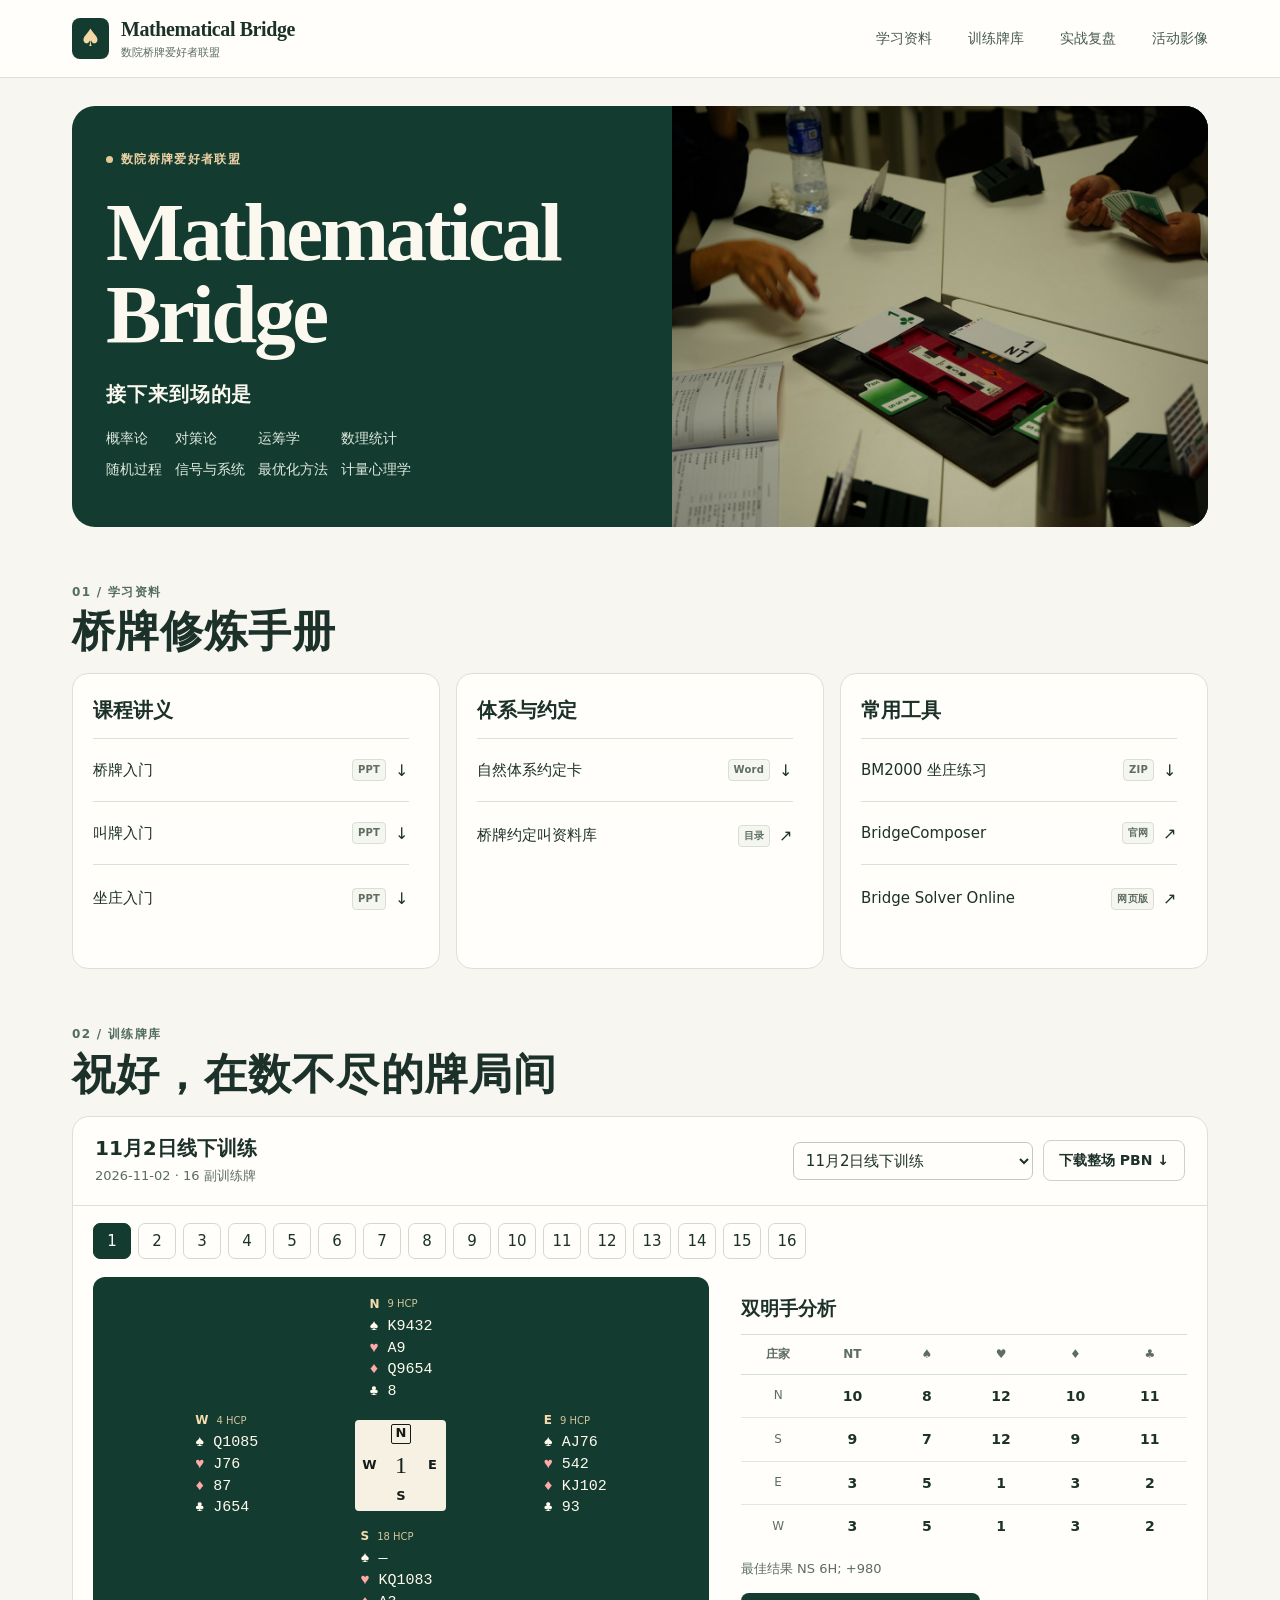
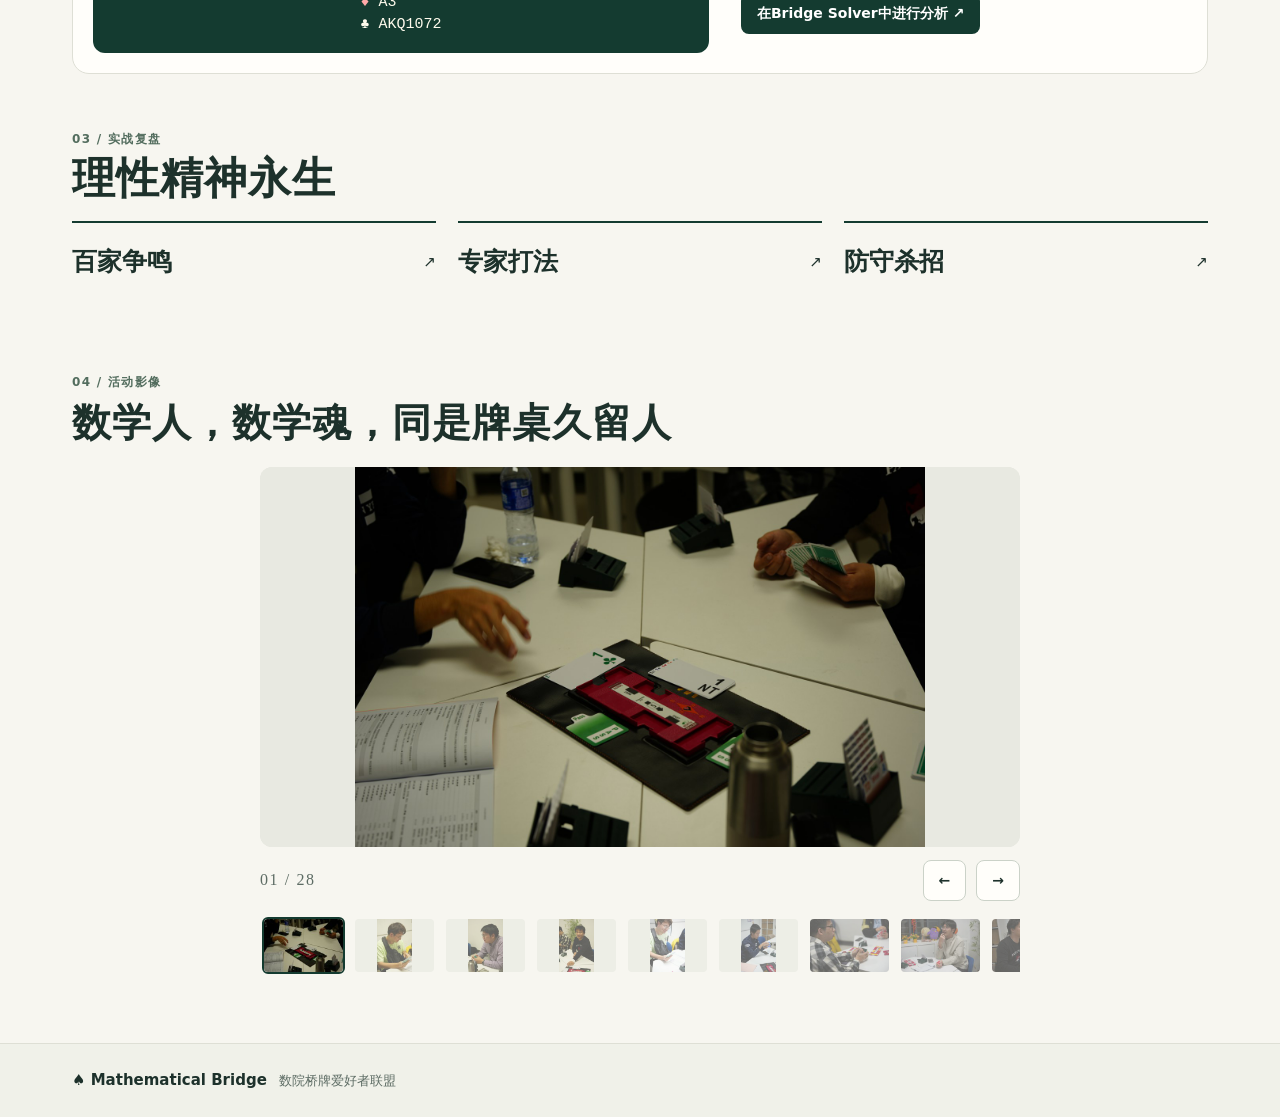
<file: index.html>
<!doctype html>
<html lang="zh-CN">
<head>
<meta charset="utf-8">
<meta name="viewport" content="width=device-width, initial-scale=1">
<meta name="description" content="数院桥牌爱好者联盟的入门课件、线下牌谱和实战复盘。">
<title>Mathematical Bridge · 数院桥牌爱好者联盟</title>
<link rel="stylesheet" href="assets/style-800fc60f967e.css">
</head>
<body>
<header class="site-header">
  <div class="wrap header-inner">
    <a href="#home" class="brand"><span class="brand-mark" aria-hidden="true">♠</span><span><b>Mathematical Bridge</b><small>数院桥牌爱好者联盟</small></span></a>
    <nav aria-label="网站栏目"><a href="#learn">学习资料</a><a href="#boards">训练牌库</a><a href="#stories">实战复盘</a><a href="#gallery">活动影像</a></nav>
  </div>
</header>
<main id="home" class="wrap">
  <section class="hero" aria-labelledby="hero-title">
    <div class="hero-copy">
      <p class="eyebrow"><span></span> 数院桥牌爱好者联盟</p>
      <h1 id="hero-title">Mathematical Bridge</h1>
      <p class="hero-sub">接下来到场的是</p>
      <p class="hero-desc subjects"><span>概率论</span><span>对策论</span><span>运筹学</span><span>数理统计</span><span>随机过程</span><span>信号与系统</span><span>最优化方法</span><span>计量心理学</span></p>
    </div>
    <figure class="hero-media" id="hero-media"></figure>
  </section>
  <section id="learn" class="section">
    <div class="section-head"><div><p class="section-index">01 / 学习资料</p><h2>桥牌修炼手册</h2></div></div>
    <div class="resources" id="resources"></div>
  </section>
  <section id="boards" class="section">
    <div class="section-head"><div><p class="section-index">02 / 训练牌库</p><h2>祝好，在数不尽的牌局间</h2></div></div>
    <div id="board-library"></div>
  </section>
  <section id="stories" class="section">
    <div class="section-head"><div><p class="section-index">03 / 实战复盘</p><h2>理性精神永生</h2></div></div>
    <div id="story-list"></div>
  </section>
  <section id="gallery" class="section">
    <div class="section-head"><div><p class="section-index">04 / 活动影像</p><h2>数学人，数学魂，同是牌桌久留人</h2></div></div>
    <div class="gallery-carousel" id="photo-list"></div>
  </section>
</main>
<main id="detail-page" class="wrap detail-page" hidden></main>
<footer class="site-footer"><div class="wrap"><span><b>♠ Mathematical Bridge</b> <span class="footer-sub">数院桥牌爱好者联盟</span></span></div></footer>

<script src="assets/app-e69899042b95.js" defer></script>
</body>
</html>
</file>
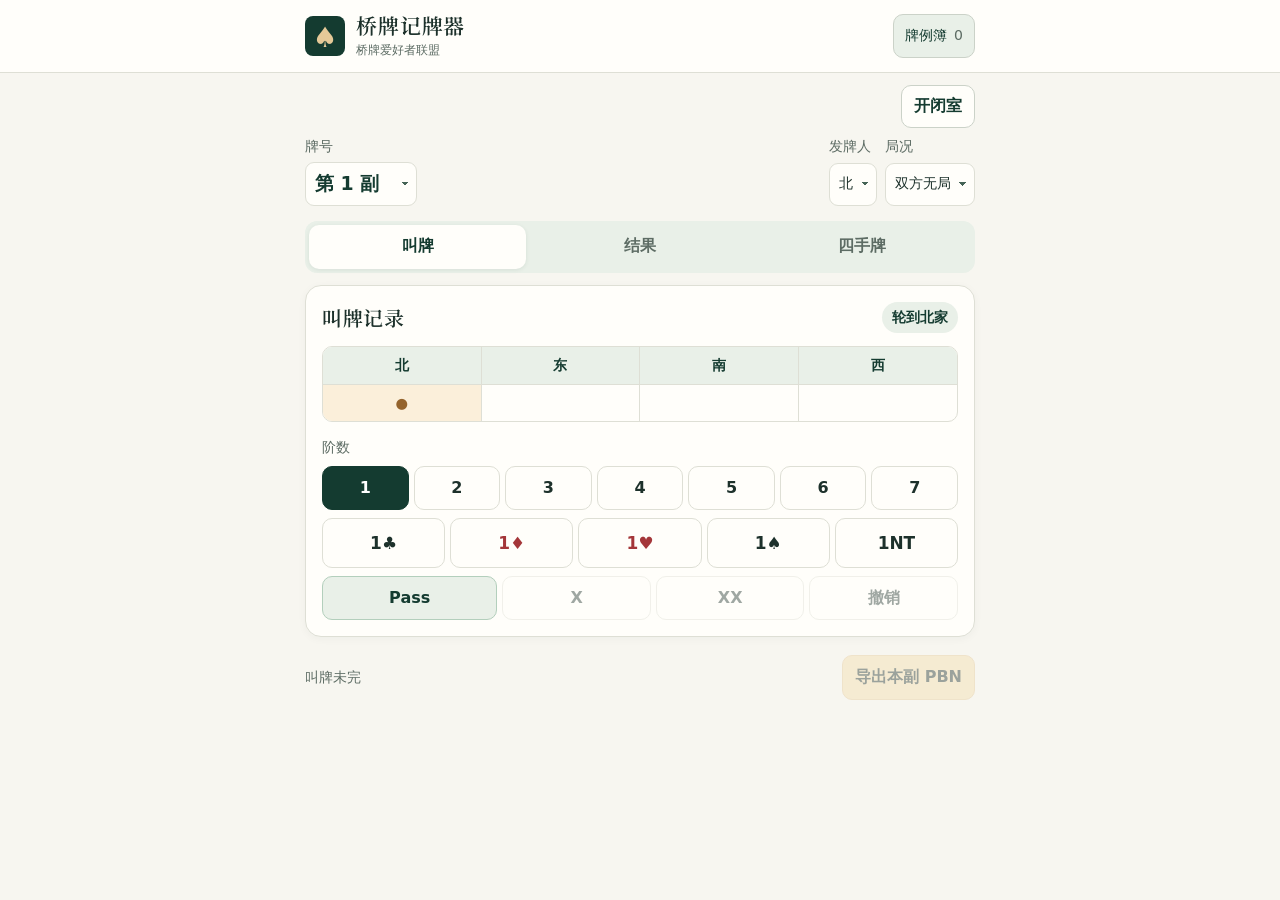
<file: src/bridge-table/index.html>
<!doctype html>
<html lang="zh-CN">
<head>
  <meta charset="utf-8">
  <meta name="viewport" content="width=device-width, initial-scale=1, viewport-fit=cover">
  <meta name="theme-color" content="#f7f6f0">
  <meta name="description" content="记录叫牌、赛果和四手牌，导出 PBN。">
  <meta name="bridge-recognition-url" content="">
  <title>桥牌记牌器</title>
  <link rel="stylesheet" href="./style.css">
  <script src="./bridge.js" defer></script>
  <script src="./match.js" defer></script>
  <script src="./app.js" defer></script>
</head>
<body>
  <header class="mast">
    <div class="wrap brand"><span class="mark" aria-hidden="true">♠</span>
      <div><strong>桥牌记牌器</strong><small>桥牌爱好者联盟</small></div>
      <button type="button" class="archive" id="open-list">牌例簿 <span id="board-count"></span></button>
    </div>
  </header>
  <main class="wrap">
    <div class="match-entry">
      <span id="match-current" hidden></span>
      <button type="button" class="secondary" id="open-match">开闭室</button>
    </div>
    <section class="summary" aria-label="本副信息">
      <div class="board-choice"><label for="board-number">牌号</label><select id="board-number"></select></div>
      <div class="settings">
        <label>发牌人<select id="dealer"><option value="N">北</option><option value="E">东</option><option value="S">南</option><option value="W">西</option></select></label>
        <label>局况<select id="vul"><option value="None">双方无局</option><option value="NS">南北有局</option><option value="EW">东西有局</option><option value="All">双方有局</option></select></label>
      </div>
    </section>
    <nav class="steps" aria-label="记录步骤">
      <button type="button" data-stage="auction">叫牌</button>
      <button type="button" data-stage="result">结果</button>
      <button type="button" data-stage="photo">四手牌</button>
    </nav>
    <section id="auction" class="panel">
      <div class="section-top"><h2>叫牌记录</h2><span id="turn" class="pill"></span></div>
      <table aria-label="叫牌记录">
        <thead><tr id="seat-headers"></tr></thead>
        <tbody id="auction-lines"></tbody>
      </table>
      <div id="bid-entry">
        <p class="caption">阶数</p>
        <div id="levels" class="levels"></div>
        <div id="bids" class="bid-grid" aria-label="花色和无将"></div>
        <div class="special">
          <button type="button" data-call="Pass" class="pass">Pass</button>
          <button type="button" data-call="X" aria-label="X（加倍）">X</button>
          <button type="button" data-call="XX" aria-label="XX（再加倍）">XX</button>
          <button type="button" id="undo">撤销</button>
        </div>
      </div>
      <div id="auction-finished" class="finished" hidden>
        <button class="primary" type="button" data-stage="result">填写结果</button>
        <button class="text-button" type="button" id="undo-done">撤销最后一叫</button>
      </div>
    </section>
    <section id="result" class="panel" hidden>
      <div class="section-top"><h2>定约结果</h2><span id="result-state" class="pill"></span></div>
      <div id="result-controls"></div>
      <section id="board-score" aria-labelledby="board-score-title" aria-live="polite" hidden>
        <h3 id="board-score-title" class="caption">单副得分</h3>
        <div class="score-pairs">
          <div><span>南北</span><strong id="score-ns"></strong></div>
          <div><span>东西</span><strong id="score-ew"></strong></div>
        </div>
      </section>
      <button class="primary wide" type="button" data-stage="photo">四手牌</button>
    </section>
    <section id="photo" class="panel" hidden>
      <div class="section-top"><h2>四手牌</h2><span id="photo-state" class="pill" hidden></span></div>
      <div id="photo-intro" class="photo-intro">
        <div>
          <p class="muted">上北、右东、下南、左西，露出所有牌角</p>
        </div>
        <div class="compass" aria-label="上北、右东、下南、左西">
          <b class="north">北</b><b class="east">东</b><b class="south">南</b><b class="west">西</b>
          <span class="center" id="compass-strain" aria-hidden="true"></span>
        </div>
      </div>
      <div class="photo-actions">
        <label for="camera" class="primary">拍照</label><input id="camera" type="file" accept="image/*" capture="environment">
        <label for="album" class="secondary">相册</label><input id="album" type="file" accept="image/*">
      </div>
      <button type="button" id="manual-deal" class="secondary">手动录牌</button>
      <div id="image-area" hidden>
        <img id="image-preview" alt="本副四手牌照片">
        <div id="photo-recognition" hidden>
          <p class="muted">点识别后，照片会发给 BridgeLens</p>
          <button type="button" id="detect" class="primary wide">识别四手牌</button>
        </div>
      </div>
      <p id="recognition-message" class="muted" role="status"></p>
      <div id="review" hidden>
        <div class="section-top"><h3>核对牌面</h3><button type="button" class="text-button" id="rotate">顺时针换位</button></div>
        <div id="hands"></div>
        <p id="deal-message" role="status" class="muted"></p>
        <p id="missing-cards" class="muted" hidden></p>
        <button type="button" id="fill-hand" class="secondary wide" hidden></button>
        <button type="button" id="confirm" class="primary wide">确认四手牌</button>
      </div>
      <details id="import">
        <summary>粘贴 PBN 牌面</summary>
        <p class="muted">也可用 <a href="https://bridgelens.johnfaben.com/" rel="noopener" target="_blank">BridgeLens</a> 识别后粘贴 Deal</p>
        <textarea id="deal-input" rows="3" aria-label="PBN 牌面" placeholder='[Deal "N:... ... ... ..."]'></textarea>
        <button type="button" id="import-deal" class="secondary">读取 Deal</button>
      </details>
    </section>
    <div class="export-bar">
      <p id="export-hint" hidden></p>
      <button type="button" class="primary" id="export">导出本副 PBN</button>
    </div>
    <p id="notice" class="notice" role="status" hidden></p>
  </main>
  <dialog id="list-dialog">
    <div class="section-top"><h2>牌例簿</h2><button type="button" class="text-button" id="close-list">关闭</button></div>
    <section id="list-score" aria-labelledby="list-score-title" hidden>
      <div class="section-top"><h3 id="list-score-title">总分</h3><span id="list-score-count" class="muted"></span></div>
      <div class="score-pairs">
        <div><span>南北</span><strong id="total-ns"></strong></div>
        <div><span>东西</span><strong id="total-ew"></strong></div>
      </div>
    </section>
    <div id="board-list"></div>
    <div class="dialog-actions">
      <button type="button" class="primary" id="new-board">新建牌例</button>
      <button type="button" class="secondary" id="export-all">导出已完成的牌例</button>
    </div>
  </dialog>
  <dialog id="delete-dialog" aria-labelledby="delete-title">
    <div class="section-top"><h2 id="delete-title"></h2></div>
    <p class="muted">同时删除本机的叫牌、结果和照片</p>
    <div class="dialog-actions">
      <button type="button" class="secondary" id="cancel-delete" autofocus>取消</button>
      <button type="button" class="danger-button" id="confirm-delete">删除</button>
    </div>
  </dialog>
  <dialog id="card-dialog">
    <div class="section-top"><h2 id="card-title">选牌</h2><button type="button" class="text-button" id="close-card">取消</button></div>
    <div id="card-picker"></div>
    <button id="remove-card" type="button" class="secondary">移除</button>
  </dialog>
  <dialog id="match-dialog" aria-labelledby="match-title">
    <div class="section-top">
      <h2 id="match-title">开闭室</h2>
      <button type="button" class="text-button" id="close-match">关闭</button>
    </div>
    <form id="match-form">
      <div class="match-fields">
        <label>比赛编号<input id="match-code" list="match-codes" maxlength="8" autocapitalize="characters" autocomplete="off" placeholder="8 位编号"></label>
        <datalist id="match-codes"></datalist>
        <label>本桌<select id="match-room"><option value="open">开室</option><option value="closed">闭室</option></select></label>
      </div>
      <div class="dialog-actions">
        <button type="submit" class="primary">进入</button>
        <button type="button" class="secondary" id="new-match">生成编号</button>
        <button type="button" class="secondary" id="leave-match" hidden>回单桌</button>
      </div>
    </form>
    <section id="match-active" hidden>
      <div class="section-top match-active-heading">
        <strong id="match-label"></strong>
        <button type="button" class="text-button" id="copy-match">复制编号</button>
      </div>
      <p class="muted">两桌用同一编号，赛后交换成绩文本</p>
      <label for="match-transfer">成绩文本</label>
      <textarea id="match-transfer" rows="3" maxlength="100000" placeholder="粘贴另一桌的成绩"></textarea>
      <div class="dialog-actions">
        <button type="button" class="secondary" id="export-room">复制本桌成绩</button>
        <button type="button" class="primary" id="import-room">导入另一桌</button>
      </div>
      <div class="match-comparison">
        <h3>两室得分</h3>
        <p class="muted">A 队坐开室南北、闭室东西</p>
        <p id="match-progress" class="muted"></p>
        <div class="score-pairs">
          <div><span>A 队</span><strong id="match-team-a"></strong></div>
          <div><span>B 队</span><strong id="match-team-b"></strong></div>
        </div>
        <div id="match-boards"></div>
      </div>
    </section>
    <p id="match-status" class="muted" role="status"></p>
  </dialog>
</body>
</html>
</file>
<file: assets/style-800fc60f967e.css>
:root{--bg:#f7f6f0;--paper:#fffefa;--ink:#1d312b;--muted:#5d6c64;--line:#dedfd5;--green:#143b30;--green-light:#e9f0e8;--gold:#e5c998;--red:#a43639;--radius:17px}
*{box-sizing:border-box}
html{scroll-behavior:smooth}
body{margin:0;background:var(--bg);color:var(--ink);font:15px/1.6 system-ui,"Microsoft YaHei","PingFang SC",sans-serif}
a{color:inherit;text-decoration:none}
button,input,select,textarea{font:inherit}
button,select{cursor:pointer}
a:focus-visible,button:focus-visible,input:focus-visible,select:focus-visible,textarea:focus-visible,summary:focus-visible{outline:3px solid #a66e2b;outline-offset:3px}
h1,h2,h3,h4,p,figure{margin:0}
[hidden]{display:none!important}
.wrap{width:min(1136px,calc(100% - 64px));margin-inline:auto}
.site-header{border-bottom:1px solid var(--line);background:var(--paper)}
.header-inner{min-height:77px;display:flex;justify-content:space-between;align-items:center;gap:20px}
.brand{display:flex;align-items:center;gap:12px;flex:none;line-height:1.22}
.brand-mark{width:37px;height:41px;display:grid;place-items:center;background:var(--green);color:#f3d7a5;border-radius:8px;font-size:24px}
.brand b{display:block;font-size:18px;letter-spacing:.04em}
.brand small{font-size:11px;color:var(--muted)}
nav,.actions{display:flex;flex-wrap:wrap;align-items:center;gap:10px}
nav{gap:clamp(12px,3vw,36px);color:#485a50;font-size:14px}
nav a:hover,.board-story:hover{text-decoration:underline;text-underline-offset:4px}
.hero{margin-top:28px;display:grid;grid-template-columns:1.05fr 1fr;background:var(--green);color:#fbf8ef;border-radius:23px;overflow:hidden}
.hero-copy{padding:clamp(30px,5vw,66px);align-self:center}
.eyebrow,.section-index,.label{font-weight:650;font-size:12px;letter-spacing:.11em}
.eyebrow{color:#ebd2a4;display:flex;gap:8px;align-items:center}
.eyebrow span{background:var(--gold);width:7px;height:7px;border-radius:50%}
h1,h2{font-family:"Songti SC","STSong","SimSun",serif;font-weight:750;line-height:1.15}
h1{font-size:clamp(52px,7.2vw,96px);letter-spacing:.04em;margin:15px 0 10px}
.hero-sub{font-size:clamp(17px,2.3vw,26px);font-weight:600;letter-spacing:.045em}
.hero-desc{color:#dfebe0;max-width:31ch;margin:15px 0 26px}
.hero-media{position:relative;min-height:100%;display:grid;background:#245042}
.hero-media img{position:absolute;width:100%;height:100%;object-fit:cover}
.hero-media figcaption{position:relative;align-self:end;justify-self:end;background:#173127e8;color:#fff8e8;padding:7px 14px;border-radius:7px;margin:16px;font-size:12px}
.suits-decoration{margin:auto;color:var(--gold);font-size:clamp(33px,5vw,70px);letter-spacing:.13em}
.button{display:inline-flex;align-items:center;justify-content:center;gap:8px;padding:9px 15px;min-height:41px;border:1px solid transparent;border-radius:8px;font-size:14px;font-weight:650;line-height:1.35;text-align:center}
.button:hover{filter:brightness(.93)}
.primary{color:#1b3028;background:#f4dcaa}
.on-dark{border-color:#91a69a;background:transparent;color:#fffdf2}
.solid{background:var(--green);color:#fff}
.quiet{background:var(--paper);color:var(--ink);border-color:#cbd2c8}
.danger{color:#9c3134}
.section{margin:56px 0;scroll-margin-top:20px}
.section-head{display:flex;justify-content:space-between;align-items:end;gap:12px;margin-bottom:17px}
.section-index{color:#536d5e;margin-bottom:5px}
h2{font-size:clamp(29px,4vw,43px);letter-spacing:.025em}
.section-head>p,.muted,.description{color:var(--muted)}
.resources{display:grid;grid-template-columns:repeat(2,minmax(0,1fr));gap:14px}
.panel,.resource,.story,.gallery figure,.empty{background:var(--paper);border:1px solid var(--line);border-radius:var(--radius)}
.resource{padding:20px;display:grid;grid-template-columns:auto minmax(0,1fr);gap:14px;align-content:start}
.resource .actions{margin-top:12px}
.resource h3,.panel h3,.story h3{font-size:20px;line-height:1.35;overflow-wrap:anywhere}
.resource p,.story p{margin-top:6px}
.file-icon{display:grid;place-items:center;width:45px;height:45px;background:var(--green-light);color:var(--green);font-size:13px;font-weight:700;border-radius:10px}
.label{color:#577061}
.empty{padding:21px;color:var(--muted)}
.description,.prose{white-space:pre-wrap;overflow-wrap:anywhere}
.session-head{padding:18px 22px;display:flex;justify-content:space-between;align-items:center;gap:12px;flex-wrap:wrap;border-bottom:1px solid var(--line)}
.session-head p{margin-top:4px}
.board-layout{display:grid;grid-template-columns:minmax(0,1.26fr) minmax(0,1fr);align-items:start;gap:20px;padding:20px}
.board-nav{display:flex;flex-wrap:wrap;align-items:center;gap:7px;margin:0 0 12px}
.board-nav button{width:38px;min-height:36px;border:1px solid #d3d9d0;border-radius:7px;background:var(--paper);color:var(--ink);font-variant-numeric:tabular-nums}
.board-nav button[aria-pressed="true"]{color:white;background:var(--green);border-color:var(--green)}
.table-felt{background:var(--green);color:#fffbed;padding:15px;border-radius:12px;display:grid;grid-template-columns:minmax(0,1fr) minmax(45px,.8fr) minmax(0,1fr);gap:5px 6px;align-items:center}
.hand{justify-self:center;min-width:0}
.hand[data-seat="N"]{grid-area:1/2}.hand[data-seat="W"]{grid-area:2/1}.hand[data-seat="E"]{grid-area:2/3}.hand[data-seat="S"]{grid-area:3/2}
.hand h4{color:#f5dcae;font-size:12px;margin-bottom:2px}
.cards{display:grid;grid-template-columns:14px 1fr;column-gap:4px;font:clamp(11px,1.3vw,15px)/1.45 ui-monospace,Consolas,monospace;white-space:nowrap}
.red{color:var(--red)}.table-felt .red{color:#ffaaa8}
.table-center{grid-area:2/2;text-align:center;color:#f5dcae;border:1px solid #b9c6aa65;border-radius:9px;padding:8px 2px;font-size:12px}
.table-center b{display:block;font-size:16px}
.analysis{min-width:0}
.analysis h3{margin:5px 0 6px}
.analysis p{margin-bottom:8px}
.dd{border-collapse:collapse;width:100%;text-align:center;margin:12px 0;font-variant-numeric:tabular-nums}
.dd td,.dd th{padding:6px 3px;border-bottom:1px solid var(--line)}
.dd thead,.dd tbody th{background:#edf1e9}
.dd td.make{font-weight:700;color:var(--green)}
.dd th:first-child{width:24%}
.small{font-size:13px}
.board-story{display:block;font-weight:650;margin:7px 0}
.story-list,.manage-list{display:grid;gap:10px}
.story{padding:17px 21px;scroll-margin-top:20px}
.story summary{cursor:pointer;font-weight:650}
.story-block{margin-top:12px}
.story-block h4{font-size:14px}
.gallery{display:grid;grid-template-columns:repeat(3,minmax(0,1fr));gap:14px}
.gallery figure{overflow:hidden}
.gallery img{display:block;width:100%;aspect-ratio:1.58;object-fit:cover}
.gallery figcaption{padding:12px 15px}
.site-footer{border-top:1px solid var(--line);background:#f0f1e9}
.site-footer .wrap{display:flex;justify-content:space-between;align-items:center;gap:10px;min-height:73px}
.footer-sub{color:var(--muted);margin-left:7px;font-size:13px}
dialog{border:1px solid var(--line);border-radius:17px;width:min(780px,calc(100% - 24px));max-height:calc(100dvh - 24px);padding:20px;background:var(--bg);color:var(--ink)}
dialog::backdrop{background:#0d211bcc}
.manage-head{display:flex;align-items:center;justify-content:space-between;gap:10px;margin-bottom:14px}
.guide{background:var(--green-light);padding:10px 14px;border-radius:9px;margin-bottom:14px}
.guide summary{cursor:pointer;font-weight:650}
.guide ol{margin:6px 0;padding-left:21px}
.fields{display:grid;grid-template-columns:repeat(2,minmax(0,1fr));gap:12px;margin-bottom:12px}
.fields label,.session-picker{display:grid;gap:4px;font-weight:650}
.fields small{font-weight:400;color:var(--muted)}
.fields .span{grid-column:1/-1}
input,select,textarea{width:100%;min-width:0;border:1px solid #bfcac0;border-radius:7px;padding:8px;background:var(--paper);color:var(--ink)}
.manage-row{display:flex;justify-content:space-between;align-items:center;flex-wrap:wrap;gap:9px;padding:10px 0;border-top:1px solid var(--line);overflow-wrap:anywhere}
.export-bar{border-top:1px solid var(--line);padding-top:15px;margin-top:13px}
#manage-status{min-height:1.6em;margin:9px 0;color:#4e6255}
@media(max-width:790px){
  .wrap{width:calc(100% - 36px)}
  .section{margin:40px 0}
  .hero-copy{padding:28px}
  .board-layout{grid-template-columns:minmax(0,1fr)}
  .table-felt{max-width:540px;margin-inline:auto}
  .cards{font-size:clamp(11px,2vw,15px)}
}
@media(max-width:570px){
  .wrap{width:calc(100% - 26px)}
  .header-inner{flex-direction:column;align-items:start;gap:9px;padding-block:11px}
  nav{gap:8px 17px;font-size:13px}
  nav a{padding-block:5px}
  .hero{margin-top:14px;grid-template-columns:1fr;border-radius:16px}
  .hero-copy{padding:25px 20px}
  .hero-media{min-height:180px}
  .section-head{display:block}
  .section-head>p{margin-top:6px}
  .resources,.fields{grid-template-columns:minmax(0,1fr)}
  .session-head,.board-layout{padding:13px}
  .table-felt{padding:10px 5px;grid-template-columns:minmax(0,1fr) minmax(36px,.9fr) minmax(0,1fr);gap:6px 3px}
  .gallery{grid-template-columns:repeat(2,minmax(0,1fr))}
}
@media(prefers-reduced-motion:reduce){html{scroll-behavior:auto}}
.brand b{font-family:Georgia,"Times New Roman",serif;font-size:20px;letter-spacing:-.02em}
.hero{grid-template-columns:1.12fr 1fr}
.hero-copy{padding:44px 34px}
h1{font-family:Georgia,"Times New Roman",serif;font-size:clamp(46px,6.8vw,83px);letter-spacing:-.04em;line-height:.99;overflow-wrap:normal}
.hero h1{max-width:9ch;margin-block:22px}
.hero-sub{font-size:20px}
.hero-desc{max-width:none;line-height:1.9}
.subjects{display:grid;grid-template-columns:repeat(4,max-content);gap:5px 13px;font-size:14px;margin-bottom:0}
.subjects span{white-space:nowrap}
.resource-group{background:var(--paper);border:1px solid var(--line);border-radius:16px;padding:21px 23px}
.resource-heading{display:flex;justify-content:space-between;align-items:center;padding-bottom:12px}
.resource-heading h3{font-size:20px}
.download-row{display:grid;grid-template-columns:25px minmax(0,1fr) 18px;gap:12px;align-items:center;padding:16px 0;border-top:1px solid var(--line)}
.download-row:hover{color:#8a5b21}
.row-number{font:12px Georgia,serif;color:var(--muted)}
.download-arrow{font-size:19px}
.table-center{width:91px;height:91px;position:relative;background:#f6f1e2;color:#15221c;border:0;border-radius:4px;padding:0;justify-self:center;display:grid;place-items:center}
.table-center b.board-number{font:24px Georgia,serif;color:#15221c}
.compass-seat{position:absolute;display:grid;place-items:center;width:22px;height:22px;font-size:13px;font-weight:750;color:#151b18}
.compass-seat.vulnerable{color:#bb2c33}
.pos-N{top:3px;left:calc(50% - 11px)}.pos-S{bottom:3px;left:calc(50% - 11px)}
.pos-W{left:3px;top:calc(50% - 11px)}.pos-E{right:3px;top:calc(50% - 11px)}
.compass-seat.dealer{outline:1.5px solid currentColor;outline-offset:-2px;border-radius:3px}
.hand h4{display:flex;align-items:center;gap:8px}
.hand h4 small{font-size:10px;font-weight:400;opacity:.85;white-space:nowrap}
.hand[data-seat="N"],.hand[data-seat="S"]{grid-column:1/-1}
.table-felt{grid-template-columns:minmax(0,1fr) 91px minmax(0,1fr);padding:18px 13px;gap:8px}
.hidden-cards{font-size:21px;letter-spacing:4px;color:#b2c5b5;min-height:65px}
.story-categories{display:grid;grid-template-columns:repeat(3,minmax(0,1fr));gap:22px}
.story-category{padding:19px 0;border-top:2px solid var(--green)}
.category-heading{display:flex;justify-content:space-between;align-items:center;margin-bottom:16px}
.category-heading h3{font-size:25px;font-family:"SimSun",serif}
.story-title{display:flex;align-items:center;justify-content:space-between;gap:12px;padding:16px 0;border-top:1px solid var(--line);font-size:19px}
.story-title:hover,.category-heading:hover{color:#996b30}
.detail-page{min-height:70vh;padding-block:36px 70px}
.detail-page h1{font-family:"SimSun",serif;font-size:clamp(37px,6vw,65px);letter-spacing:.02em;line-height:1.25;margin:24px 0}
.back-link{display:inline-block;color:var(--muted);margin-bottom:18px}
.replay-grid{display:grid;grid-template-columns:minmax(0,1.15fr) minmax(0,1fr);gap:25px}
.auction-panel{background:var(--paper);padding:22px;border:1px solid var(--line);border-radius:14px}
.auction-table{width:100%;text-align:center;border-collapse:collapse;margin:14px 0}
.auction-table td,.auction-table th{padding:8px;border-bottom:1px solid var(--line);width:25%}
.auction-table .current-bid{background:var(--green-light);font-weight:750;color:var(--green)}
.auction-note{margin:12px 0;color:var(--muted)}
.step-actions{justify-content:space-between}
button:disabled{opacity:.4;cursor:default}
.story-intro{max-width:780px;margin:35px auto}
.story-intro section{margin:24px 0}
.story-intro h3{margin-bottom:9px}
.story-result{background:var(--green-light);padding:15px;border-radius:8px;margin-top:16px}
.category-index{max-width:780px}
.gallery-carousel{width:min(100%,760px);margin-inline:auto}
.gallery-stage{height:380px;background:#e8e9e1;border-radius:12px;overflow:hidden;position:relative}
.gallery-stage img{position:absolute;inset:0;width:100%;height:100%;min-width:0;min-height:0;object-fit:contain;display:block;background:inherit}
.gallery-toolbar{display:flex;justify-content:space-between;align-items:center;gap:8px;padding:13px 0}
.photo-count{font:16px Georgia,serif;letter-spacing:.1em;color:var(--muted)}
.photo-thumbnails{display:flex;gap:8px;overflow-x:auto;padding:3px 2px 13px;scrollbar-width:thin}
.photo-thumbnails button{flex:0 0 83px;height:57px;background:transparent;padding:0;border:2px solid transparent;border-radius:6px;overflow:hidden;opacity:.6}
.photo-thumbnails button[aria-pressed="true"]{border-color:var(--green);opacity:1}
.photo-thumbnails img{width:100%;height:100%;object-fit:contain;display:block;background:#e8e9e1}
#gallery h2{font-size:clamp(25px,3.3vw,39px);line-height:1.35}
@media(max-width:790px){.replay-grid{grid-template-columns:minmax(0,1fr)}.gallery-stage{height:340px}.hero-copy{padding:30px 24px}.brand b{font-size:18px}.subjects{grid-template-columns:repeat(2,max-content)}}
@media(max-width:570px){.hero{grid-template-columns:1fr}.hero h1{font-size:clamp(32px,8.4vw,47px)}.story-categories{grid-template-columns:1fr;gap:4px}.table-felt{grid-template-columns:minmax(0,1fr) 67px minmax(0,1fr);padding:12px 6px;gap:7px 3px}.table-center{width:67px;height:67px}.compass-seat{width:18px;height:18px;font-size:11px}.pos-N,.pos-S{left:calc(50% - 9px)}.pos-W,.pos-E{top:calc(50% - 9px)}.table-center b.board-number{font-size:17px}.gallery-stage{height:280px}.auction-panel{padding:15px}.hand h4{gap:4px}.hand h4 small{font-size:9px}.site-footer .wrap{flex-wrap:wrap;padding-block:13px}.footer-sub{display:block;margin:4px 0}.resource-group{padding:18px}.brand b{font-size:21px}}
.story-challenge{font-family:"STKaiti","KaiTi","FangSong",serif;font-size:clamp(23px,3.4vw,35px);letter-spacing:.07em;line-height:1.5;margin:0 0 25px;color:#8c622d}
.story-attribution{max-width:780px;margin:35px auto 0;padding-top:16px;border-top:1px solid var(--line);font-family:"STKaiti","KaiTi",serif;font-size:18px}
@media(min-width:791px) and (max-width:1120px){.subjects{font-size:12px;column-gap:7px}}
.resources{grid-template-columns:repeat(3,minmax(0,1fr));gap:16px;align-items:stretch}
.resource-group{padding:20px;min-width:0}
.download-row{grid-template-columns:minmax(0,1fr) auto 14px;gap:9px;padding:15px 0;min-height:63px}
.resource-title{overflow-wrap:anywhere;line-height:1.55}
.resource-description{display:block;font-size:11px;line-height:1.8;color:var(--muted);margin-top:7px;font-weight:400}
.format-badge{font-size:10px;font-weight:650;color:#5e6e63;border:1px solid #d8dfd5;background:#f4f6ef;border-radius:4px;padding:2px 5px;white-space:nowrap;letter-spacing:.02em}
.download-arrow{font-size:16px}
.panel>.board-nav{padding:17px 20px 0;margin:0}
.board-layout{grid-template-columns:minmax(0,1.16fr) minmax(0,.84fr);align-items:stretch;gap:32px;padding-top:18px}
.board-layout .table-felt{min-height:360px}
.analysis{display:flex;flex-direction:column;justify-content:center;gap:12px;padding:6px 0}
.analysis h3{margin:0;font-size:19px}
.analysis p{margin:0}
.dd{table-layout:fixed;margin:0;border-collapse:separate;border-spacing:0;width:100%;font-size:14px}
.dd thead,.dd tbody th{background:transparent}
.dd td,.dd th{width:16.666%;padding:10px 2px;border:0;border-bottom:1px solid #e3e8df;font-weight:400}
.dd th:first-child{width:16.666%}
.dd thead th{font-size:12px;font-weight:650;color:var(--muted);border-top:1px solid #d5ded2;border-bottom:1px solid #d5ded2}
.dd tbody th{font-size:12px;color:var(--muted)}
.dd tbody tr:last-child>*{border-bottom:0}
.dd td{font-weight:550;color:var(--ink)}
.analysis>.actions{margin-top:1px}
.click-card{position:fixed;z-index:9999;pointer-events:none;width:23px;height:32px;border-radius:4px;background:#fffdf5;border:1px solid #d5d9cd;box-shadow:0 2px 6px #15362a12;display:grid;place-items:center;font-size:16px;color:var(--green)}
.click-card.red{color:var(--red)}
@media(min-width:571px) and (max-width:999px){.resources{grid-template-columns:repeat(2,minmax(0,1fr))}.resource-group:last-child{grid-column:1/-1}}
@media(max-width:790px){.board-layout{grid-template-columns:minmax(0,1fr);gap:20px}.analysis{max-width:540px;width:100%;margin-inline:auto}}
@media(max-width:570px){.resources{grid-template-columns:minmax(0,1fr)}.board-layout{padding:13px}.panel>.board-nav{padding:13px 13px 0}.board-layout .table-felt{min-height:330px}.format-badge{font-size:11px}.resource-description{font-size:12px}}
.convention-search{max-width:520px;margin:22px 0}
.resource-items{height:210px;overflow-y:auto;overflow-x:hidden;scrollbar-width:thin;scrollbar-color:#b8c6b8 transparent;scrollbar-gutter:stable}
.resource-items:focus-visible{outline:2px solid #8a6a37;outline-offset:3px}
.resource-items .download-row:last-child{padding-bottom:10px}
.convention-groups{max-width:900px;margin-bottom:24px;border-top:1px solid var(--line)}
.convention-group{border-bottom:1px solid var(--line)}
.convention-group>summary{min-height:64px;display:flex;justify-content:space-between;align-items:center;gap:16px;list-style:none;font-size:21px;font-family:"Songti SC","SimSun",serif;cursor:pointer;padding:13px 6px}
.convention-group>summary::-webkit-details-marker{display:none}
.convention-group>summary::after{content:"+";font-family:system-ui,sans-serif;color:var(--muted);font-size:20px}
.convention-group[open]>summary::after{content:"−"}
.convention-links{max-height:290px;overflow-y:auto;scrollbar-width:thin;padding:0 18px 15px;background:var(--paper)}
.convention-links .download-row{min-height:54px;padding-block:12px}
.felt-dd{grid-area:3/1;align-self:end;justify-self:start;width:100%;max-width:180px;min-width:0;margin-top:8px}
.felt-dd-label{color:#d5e1d0;font-size:11px;margin-bottom:4px}
.felt-dd .dd{font:11px/1.25 ui-monospace,Consolas,monospace}
.felt-dd .dd th,.felt-dd .dd td{font-size:11px;font-weight:400;color:#f6f5e8;padding:3px 0;border:0;border-bottom:1px solid #a5bfa52c;background:transparent}
.felt-dd .dd thead th{color:#c0d3bd;border-top:0}
.felt-dd .dd tbody th{color:#d4e2cf}
.felt-dd .dd tbody tr:last-child>*{border-bottom:0}
.replay-options{margin-top:14px}
@media(max-width:570px){.resource-items{height:auto;max-height:235px}.convention-group>summary{font-size:20px}.convention-links{padding-inline:10px}.felt-dd{max-width:103px}.felt-dd .dd th,.felt-dd .dd td{padding-block:3px}}

/* Flexible review sections and editable five-card endings. */
.session-head{display:flex;justify-content:space-between;align-items:center;gap:20px}
.session-head>div:first-child{min-width:0;flex:1}
.session-actions{flex-wrap:nowrap;justify-content:flex-end;flex:0 1 auto}
.session-actions select{width:auto;max-width:240px}
.session-actions a{white-space:nowrap}
.prose{white-space:pre-wrap;line-height:1.95;color:var(--ink)}
.story-intro section{margin-block:30px}
.story-intro h3{font-family:"Songti SC","SimSun",serif;font-size:25px;margin-bottom:12px}
.endgame-figure{margin:25px 0 22px}
.endgame-table{width:min(100%,440px);max-width:440px;margin-inline:auto;min-height:0;background:#eeede7;border:1px solid #dadcd3;box-shadow:none;color:#26382f;border-radius:12px;padding:15px 12px;grid-template-columns:minmax(0,1fr) 58px minmax(0,1fr);gap:5px}
.endgame-table .cards{font-size:13px;line-height:1.45;gap:4px}
.endgame-card{display:inline-block;padding-inline:2px}
.endgame-card.played{color:#bfc2bb;opacity:.8}
.endgame-card.remaining{color:#25382e;font-weight:700}
.endgame-card.highlighted{outline:2px solid #6c83a0;outline-offset:1px;background:#d9e5f3;border-radius:3px}
.endgame-figure figcaption{display:flex;justify-content:space-between;gap:10px;flex-wrap:wrap;margin:12px auto 0;max-width:640px;color:var(--muted);font-size:12px}
.section-editor{padding:15px;background:var(--paper);border:1px solid var(--line);border-radius:10px;margin-bottom:12px;display:grid;gap:10px}
.section-editor label{display:grid;gap:5px;font-weight:650}
.section-editor-toolbar{display:flex;align-items:center;justify-content:space-between;gap:10px}
.section-editor-toolbar .button{min-height:30px;padding:4px 8px;font-size:12px}
.endgame-editor{margin-block:18px;border-block:1px solid var(--line);padding:14px 0}
.endgame-editor summary{cursor:pointer;font-weight:650}
.endgame-editor p{margin:10px 0}
@media(max-width:650px){.session-head{flex-direction:column;align-items:stretch;gap:12px}.session-actions{justify-content:space-between}.session-actions select{flex:1;width:0;max-width:none;font-size:12px}.session-actions a{font-size:12px;padding-inline:9px}.endgame-table{min-height:0}.endgame-table .cards{font-size:12px;gap:3px}.endgame-card{padding-inline:1px}.section-editor{padding:10px}.section-editor-toolbar{align-items:start;flex-direction:column}}

.endgame-table .hand h4{color:#5e7064;font-size:11px;margin-bottom:3px}
.endgame-table .cards>.red{color:#a43639}
.endgame-table .cards:nth-of-type(2) .remaining,.endgame-table .cards:nth-of-type(3) .remaining{color:#a43639}
.endgame-table .table-center{width:58px;height:58px;border:1px solid #d7d8ce;background:#faf8ef}
.endgame-table .board-number{font-size:17px}
.endgame-table .compass-seat{width:16px;height:16px;font-size:10px}
.endgame-table .pos-N,.endgame-table .pos-S{left:calc(50% - 8px)}
.endgame-table .pos-E,.endgame-table .pos-W{top:calc(50% - 8px)}
</file>
<file: src/bridge-table/style.css>
@font-face {
  font-family: "Bridge Song";
  src: url("./fonts/noto-serif-sc.ttf") format("truetype");
  font-weight: 600;
  font-display: swap;
}
:root {
  color-scheme: light;
  --green: #143b30;
  --bright: #e9f0e8;
  --gold: #e5c998;
  --gold-light: #f4dcaa;
  --paper: #fffefa;
  --ink: #1d312b;
  --muted: #5d6c64;
  --line: #dedfd5;
  --bg: #f7f6f0;
  --red: #a43639;
  font-family: system-ui, "Microsoft YaHei", "PingFang SC", sans-serif;
  --heading-font: "Songti SC", "STSong", "SimSun", "Bridge Song", serif;
  color: var(--ink);
  background: var(--bg);
}
* { box-sizing: border-box; }
body { margin: 0; line-height: 1.55; }
button, select, textarea { font: inherit; }
button, select, label[for] { -webkit-tap-highlight-color: transparent; }
button, label[for] { cursor: pointer; touch-action: manipulation; }
button { border: 1px solid var(--line); border-radius: 10px; background: var(--paper); color: var(--ink); min-height: 44px; padding: 7px 11px; }
button:disabled { cursor: default; opacity: .42; }
button:focus-visible, select:focus-visible, textarea:focus-visible, input:focus-visible + label { outline: 3px solid #a66e2b; outline-offset: 2px; }
[hidden] { display: none !important; }
p, h1, h2, h3 { margin: 0; }
.brand strong, h2, h3, #import > summary { font-family: var(--heading-font); font-weight: 600; line-height: 1.3; }
h2 { font-size: 1.25rem; letter-spacing: .025em; }
h3 { font-size: 1rem; }
.wrap { width: min(100% - 28px, 670px); margin-inline: auto; }
.mast { background: var(--paper); border-bottom: 1px solid var(--line); color: var(--ink); }
.brand { min-height: 72px; display: flex; align-items: center; gap: 11px; }
.brand strong { display: block; font-size: 1.31rem; letter-spacing: .04em; }
.brand small { display: block; color: var(--muted); font-size: .75rem; margin-top: 2px; }
.mark { display: grid; place-items: center; width: 40px; height: 40px; border-radius: 8px; background: var(--green); color: var(--gold); font-size: 28px; }
.archive { margin-left: auto; color: var(--green); background: var(--bright); border-color: #cbd2c8; white-space: nowrap; font-size: .875rem; }
#board-count { display: inline-block; margin-left: 3px; color: var(--muted); }
.summary { display: flex; align-items: center; justify-content: space-between; gap: 14px; margin: 20px 0 15px; }
.settings { display: flex; align-items: center; gap: 8px; }
.settings label, .board-choice { display: grid; gap: 5px; font-size: .875rem; color: var(--muted); }
select { appearance: none; border: 1px solid var(--line); border-radius: 9px; background: var(--paper); color: var(--ink); min-height: 43px; padding: 6px 23px 6px 9px; background-image: linear-gradient(45deg, transparent 50%, #456356 50%), linear-gradient(135deg, #456356 50%, transparent 50%); background-position: right 11px center, right 7px center; background-size: 4px 4px; background-repeat: no-repeat; }
.board-choice select { font-size: 1.18rem; font-weight: 650; color: var(--green); }
.steps { display: grid; grid-template-columns: repeat(3, 1fr); gap: 5px; padding: 4px; margin-bottom: 12px; background: var(--bright); border-radius: 12px; }
.steps button { border-color: transparent; background: transparent; font-weight: 650; color: var(--muted); padding-inline: 4px; }
.steps button[aria-current="step"] { background: var(--paper); color: var(--green); box-shadow: 0 1px 4px #13392b16; }
.panel { background: var(--paper); border: 1px solid var(--line); border-radius: 16px; padding: 16px; box-shadow: 0 2px 8px #23352c0a; }
.section-top { display: flex; align-items: center; justify-content: space-between; gap: 10px; margin-bottom: 13px; }
.pill { background: var(--bright); border-radius: 99px; color: var(--green); padding: 5px 10px; font-size: .875rem; font-weight: 700; }
table { width: 100%; border: 1px solid var(--line); border-spacing: 0; table-layout: fixed; border-radius: 10px; overflow: hidden; font-variant-numeric: tabular-nums; margin-bottom: 15px; }
th, td { text-align: center; height: 37px; padding: 2px; border-right: 1px solid var(--line); }
th:last-child, td:last-child { border-right: 0; }
th { background: var(--bright); color: var(--green); font-size: .875rem; }
td { border-top: 1px solid var(--line); font-weight: 700; }
td.next { background: #fbefda; }
td.next::after { content: '●'; color: #94632c; font-size: .9rem; }
.red { color: var(--red) !important; }
.caption { color: var(--muted); font-size: .875rem; margin-bottom: 7px; }
.levels, .bid-grid, .special { display: grid; gap: 5px; }
.levels { grid-template-columns: repeat(7, 1fr); }
.bid-grid { grid-template-columns: repeat(5, 1fr); margin: 8px 0; }
.special { grid-template-columns: 1.18fr repeat(3, 1fr); }
.levels button, .bid-grid button, .special button { padding-inline: 2px; font-weight: 650; }
.bid-grid button { min-height: 50px; font-size: 1.06rem; }
.levels button[aria-pressed="true"] { background: var(--green); color: white; border-color: var(--green); }
.special .pass { background: var(--bright); color: var(--green); border-color: #b3cfbc; }
.primary, .secondary { display: inline-grid; place-items: center; text-align: center; min-height: 45px; border: 1px solid transparent; border-radius: 10px; padding: 8px 12px; font-weight: 650; }
.primary { color: var(--ink); background: var(--gold-light); border-color: var(--gold); }
.secondary { color: var(--green); background: var(--paper); border-color: #cbd2c8; }
.text-button { border: 0; color: var(--green); padding: 4px 0; background: transparent; font-size: .875rem; font-weight: 700; }
.wide { width: 100%; margin-top: 10px; }
.finished { display: grid; gap: 2px; }
.muted { color: var(--muted); line-height: 1.55; font-size: .9rem; }
.result-banner { display: flex; align-items: baseline; flex-wrap: wrap; gap: 2px 12px; padding: 12px; background: var(--bright); border-radius: 10px; margin-bottom: 12px; }
.result-banner strong { font-size: 1.45rem; }
.result-outcome { font-weight: 600; }
.tricks { display: grid; grid-template-columns: repeat(7, 1fr); gap: 5px; margin: 8px 0 10px; }
.tricks button { padding: 4px 1px; }
.tricks button[aria-pressed="true"] { background: var(--green); border-color: var(--green); color: white; }
#board-score { margin-top: 14px; }
.score-pairs { display: grid; grid-template-columns: repeat(2, minmax(0, 1fr)); gap: 8px; }
.score-pairs div { display: flex; align-items: center; justify-content: space-between; gap: 8px; padding: 9px 11px; border-radius: 9px; background: var(--bright); }
.score-pairs span { color: var(--muted); font-size: .875rem; }
.score-pairs strong { color: var(--green); font-size: 1.2rem; font-variant-numeric: tabular-nums; }
.photo-intro { display: grid; grid-template-columns: 1fr 110px; gap: 12px; align-items: center; padding: 12px; border-radius: 11px; background: var(--bright); }
.compass { display: grid; grid-template-columns: repeat(3, 1fr); grid-template-rows: repeat(3, 24px); grid-template-areas: ". north ." "west center east" ". south ."; place-items: center; background: var(--green); color: var(--paper); border-radius: 10px; padding: 5px; font-size: .875rem; }
.compass .north { grid-area: north; }
.compass .east { grid-area: east; }
.compass .south { grid-area: south; }
.compass .west { grid-area: west; }
.compass .center { grid-area: center; color: var(--gold-light); font-size: 1.4rem; }
.compass .warm-suit { color: #ffc1c5; }
.photo-actions { display: grid; grid-template-columns: 1fr 1fr; gap: 8px; margin: 12px 0; }
.photo-actions input { position: absolute; width: 1px; height: 1px; opacity: 0; }
.photo-actions:has(input:focus-visible) label { outline: 2px solid #a66e2b; }
#image-preview { display: block; width: 100%; max-height: 450px; object-fit: contain; border-radius: 10px; margin-bottom: 8px; background: #edf1ee; }
#recognition-message:not(:empty), #deal-message:not(:empty) { margin-top: 9px; }
#missing-cards { margin-top: 6px; overflow-wrap: anywhere; }
#review { margin-top: 15px; }
#hands { display: grid; grid-template-columns: repeat(2, minmax(0, 1fr)); gap: 7px; }
.hand { border: 1px solid var(--line); border-radius: 10px; padding: 8px 8px 8px 11px; }
.hand.incomplete { border-color: #d6ad69; background: #fff9ed; }
.unassigned { border-color: #a7c3b2; background: var(--bright); }
.hand-title { display: flex; justify-content: space-between; align-items: center; gap: 2px; min-height: 32px; margin-bottom: 5px; font-size: .875rem; }
.hand-count { margin-inline-start: 3px; color: var(--muted); font-weight: 400; font-variant-numeric: tabular-nums; }
.hand-title button { padding: 2px 3px; min-height: 32px; font-size: .875rem; }
.suit-line { display: grid; grid-template-columns: 1.4rem minmax(0, 1fr); align-items: start; gap: 4px; min-height: 32px; padding: 3px 0; }
.suit-line + .suit-line { border-top: 1px solid var(--line); }
.suit-line strong { font-size: .875rem; line-height: 1.6rem; }
.cards { display: flex; flex-wrap: wrap; align-items: center; gap: 2px; min-height: 26px; font-size: .875rem; }
.cards button { padding: 1px 4px; min-width: 19px; min-height: 26px; color: inherit; background: transparent; font-size: .875rem; font-weight: 650; font-variant-numeric: tabular-nums; }
details { margin-top: 15px; font-size: .9rem; }
summary { cursor: pointer; font-weight: 700; color: var(--green); }
textarea { display: block; width: 100%; margin: 8px 0; border: 1px solid var(--line); border-radius: 8px; padding: 9px; }
.export-bar { position: sticky; z-index: 2; bottom: 0; display: flex; align-items: center; justify-content: space-between; gap: 8px; margin-top: 10px; padding: 8px 0 max(10px, env(safe-area-inset-bottom)); background: var(--bg); }
.export-bar p { color: var(--muted); font-size: .875rem; }
.export-bar button { margin-inline-start: auto; white-space: nowrap; }
.notice { position: fixed; z-index: 3; bottom: 71px; left: 50%; transform: translateX(-50%); width: max-content; max-width: calc(100% - 24px); background: var(--green); color: white; padding: 10px 13px; border-radius: 9px; box-shadow: 0 2px 10px #1115; }
.match-entry { display: flex; align-items: center; justify-content: space-between; gap: 8px; margin-top: 12px; }
.match-entry button { margin-inline-start: auto; min-height: 40px; }
.match-entry + .summary { margin-top: 8px; }
#match-current { color: var(--green); font-weight: 650; }
.match-fields { display: grid; grid-template-columns: minmax(0, 1fr) auto; gap: 10px; }
.match-fields label { display: grid; gap: 4px; }
.match-fields input { width: 100%; min-height: 43px; padding: 6px 9px; border: 1px solid var(--line); border-radius: 9px; font: inherit; }
.match-active-heading, .match-comparison { margin-top: 16px; }
.match-active-heading { margin-bottom: 2px; }
#match-transfer { margin-block: 3px 0; }
#match-status:not(:empty) { margin-top: 10px; }
#match-boards details { margin-top: 6px; border-bottom: 1px solid var(--line); }
#match-boards summary { padding: 7px 0; }
.match-auction { display: grid; grid-template-columns: 1fr 1fr; gap: 8px; padding-bottom: 8px; }
.match-auction p { overflow-wrap: anywhere; }
.match-comparison .score-pairs { margin: 8px 0; }
.match-comparison strong { font-size: .96rem; }
dialog { width: min(95%, 510px); max-height: 85vh; padding: 15px; border-radius: 15px; border: 1px solid var(--line); background: var(--paper); color: var(--ink); }
dialog::backdrop { background: #102f25a0; }
#board-list { display: grid; gap: 6px; max-height: 52vh; overflow: auto; }
#list-score { margin-bottom: 12px; }
#list-score .section-top { margin-bottom: 6px; }
.board-row { display: grid; grid-template-columns: minmax(0, 1fr) auto; gap: 6px; }
.open-board { display: grid; gap: 4px; padding-block: 9px; text-align: left; }
.board-row-title { display: flex; align-items: baseline; justify-content: space-between; gap: 6px; }
.board-row-title .muted, .board-row-result, .board-row-points { font-size: .875rem; }
.board-row-result { color: var(--muted); }
.board-row-result, .board-row-points { display: flex; flex-wrap: wrap; align-items: baseline; gap: 2px 10px; }
.board-row-points { color: var(--green); font-weight: 700; font-variant-numeric: tabular-nums; }
.delete-board, .danger-button { color: var(--red); border-color: #e3c2c1; }
.delete-board { align-self: center; }
.danger-button { background: #f9e9e7; font-weight: 700; }
.dialog-actions { display: flex; gap: 8px; margin-top: 12px; flex-wrap: wrap; }
#card-picker { display: grid; grid-template-columns: minmax(0, 1fr); gap: 8px; margin-bottom: 10px; }
.picker-suit { display: grid; grid-template-columns: repeat(auto-fill, minmax(43px, 1fr)); gap: 3px; }
.picker-suit + .picker-suit { padding-top: 8px; border-top: 1px solid var(--line); }
.picker-unassigned { display: flex; gap: 3px; overflow-x: auto; padding-bottom: 3px; }
.picker-unassigned button { flex: 0 0 43px; }
#card-picker button { padding-inline: 0; font-size: .875rem; }
@media (max-width: 375px) {
  .wrap { width: calc(100% - 18px); }
  .panel { padding: 11px; }
  .photo-intro { grid-template-columns: 1fr 87px; }
  .summary { gap: 5px; }
}
</file>
